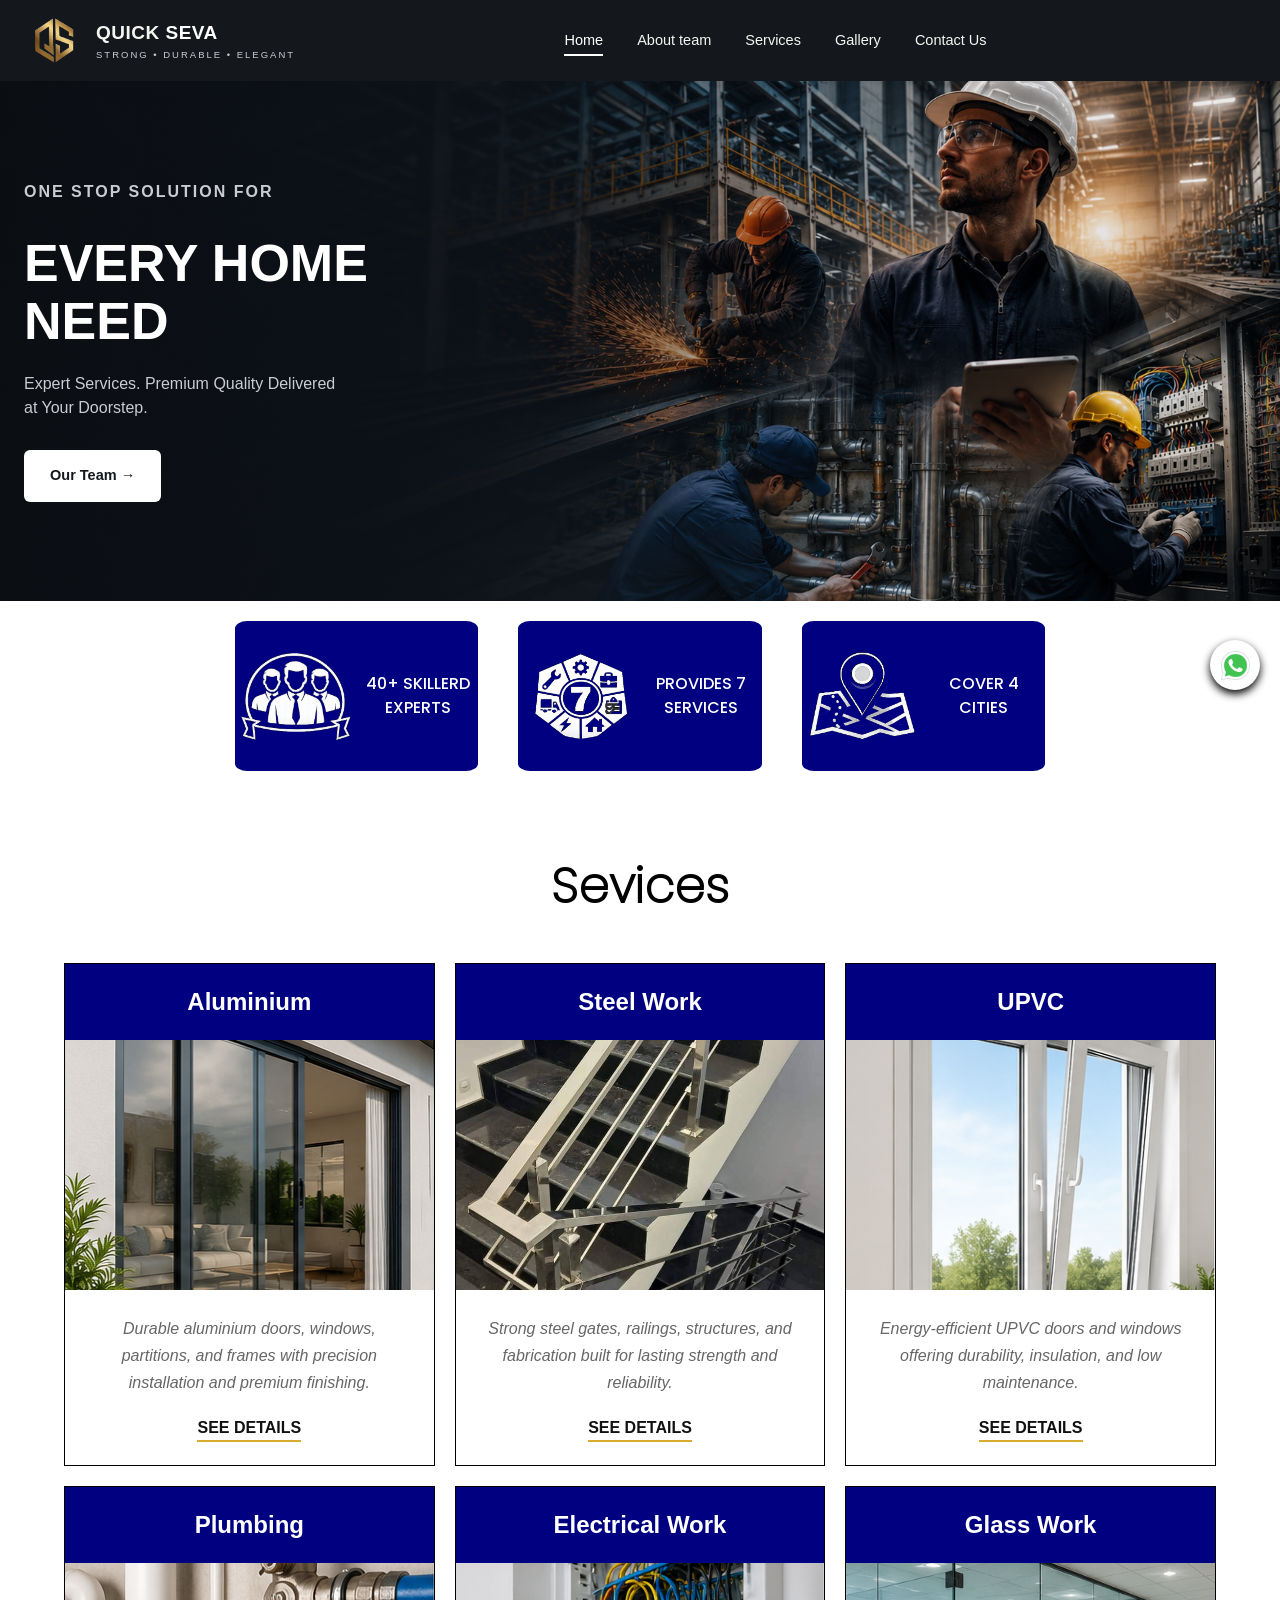
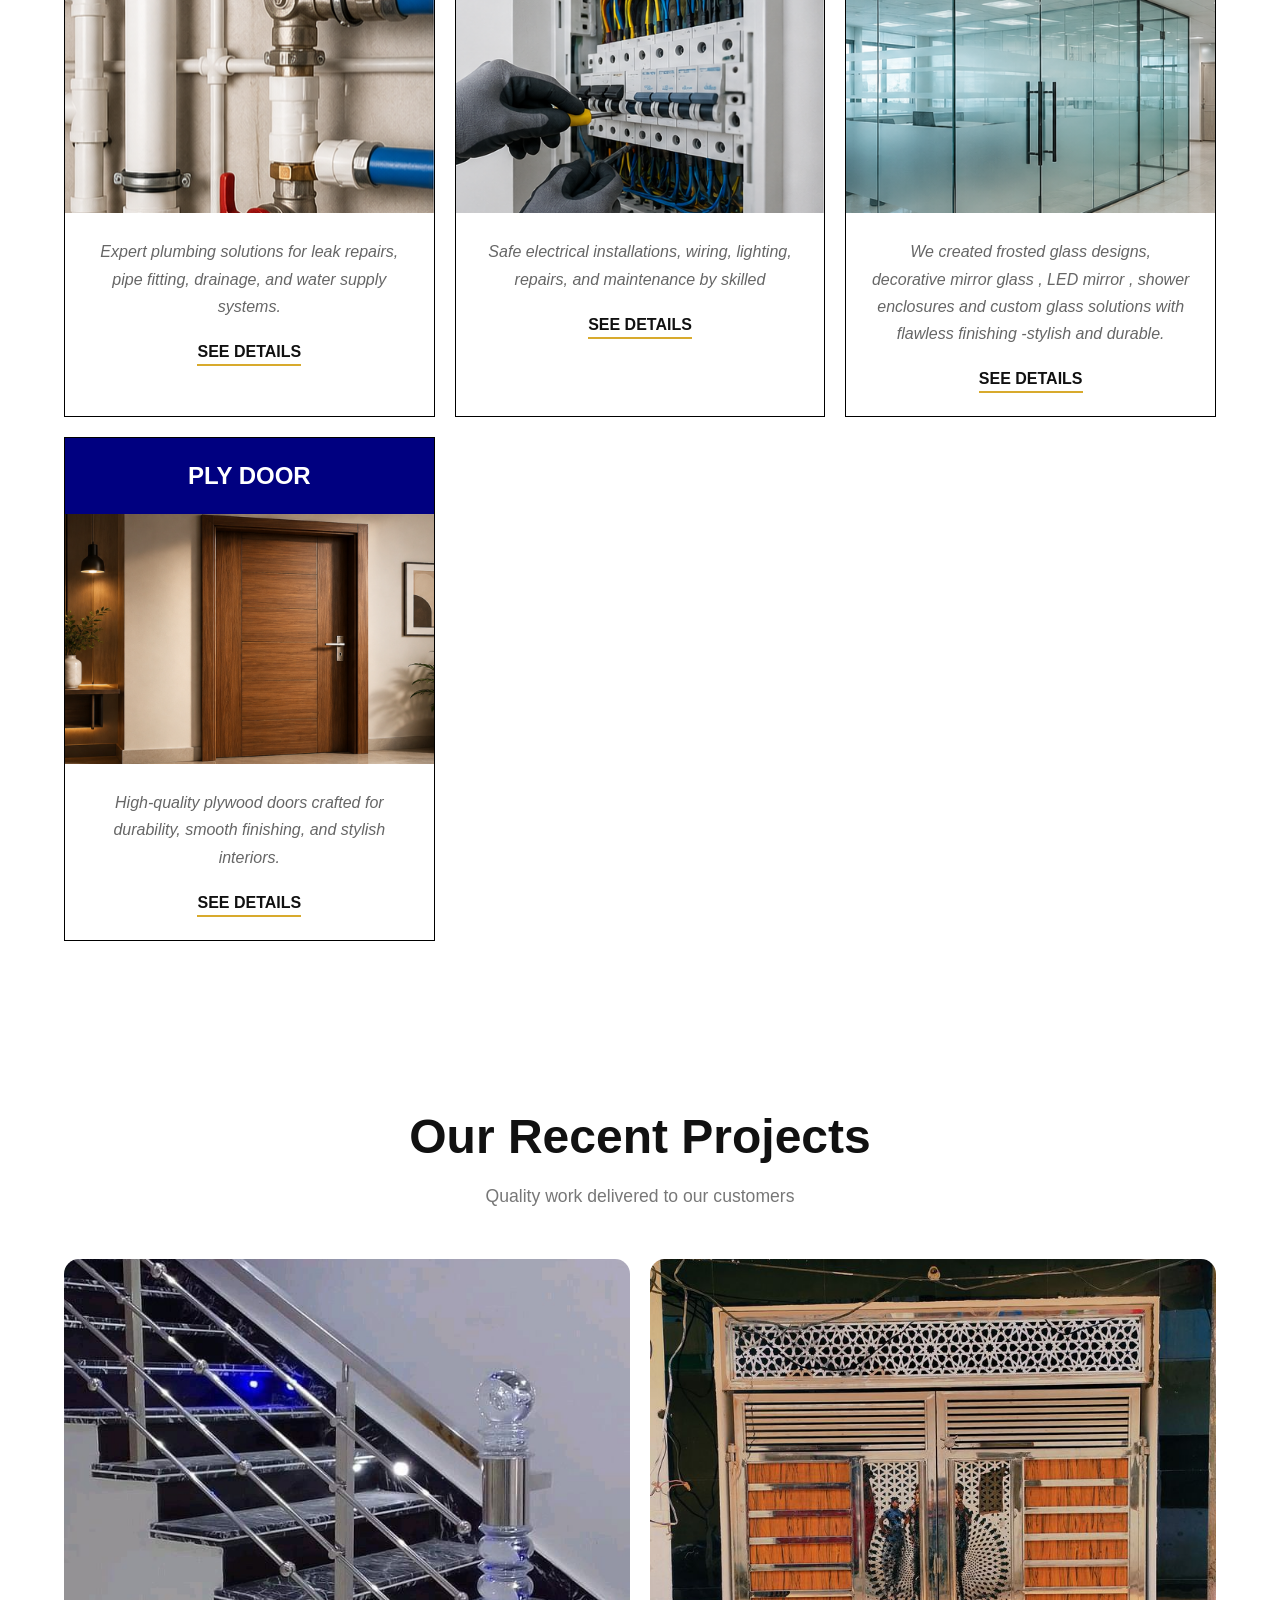
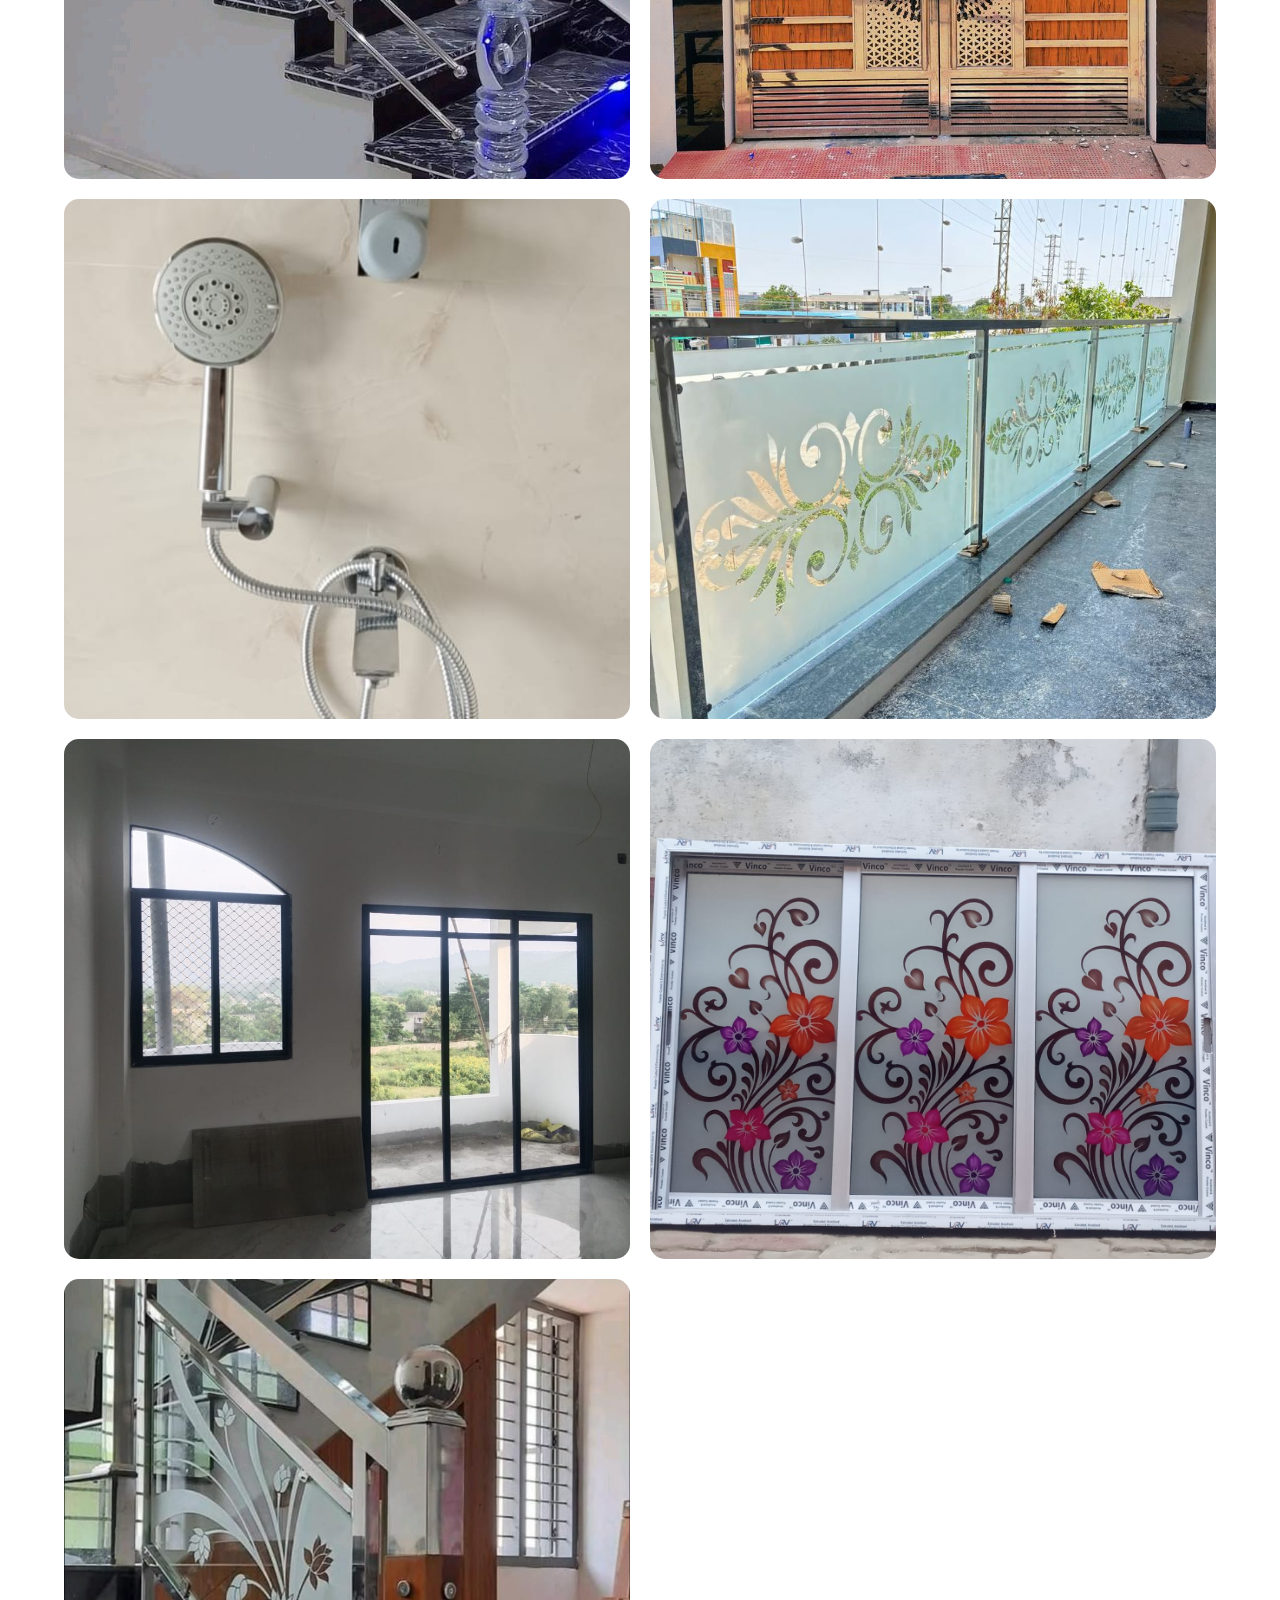
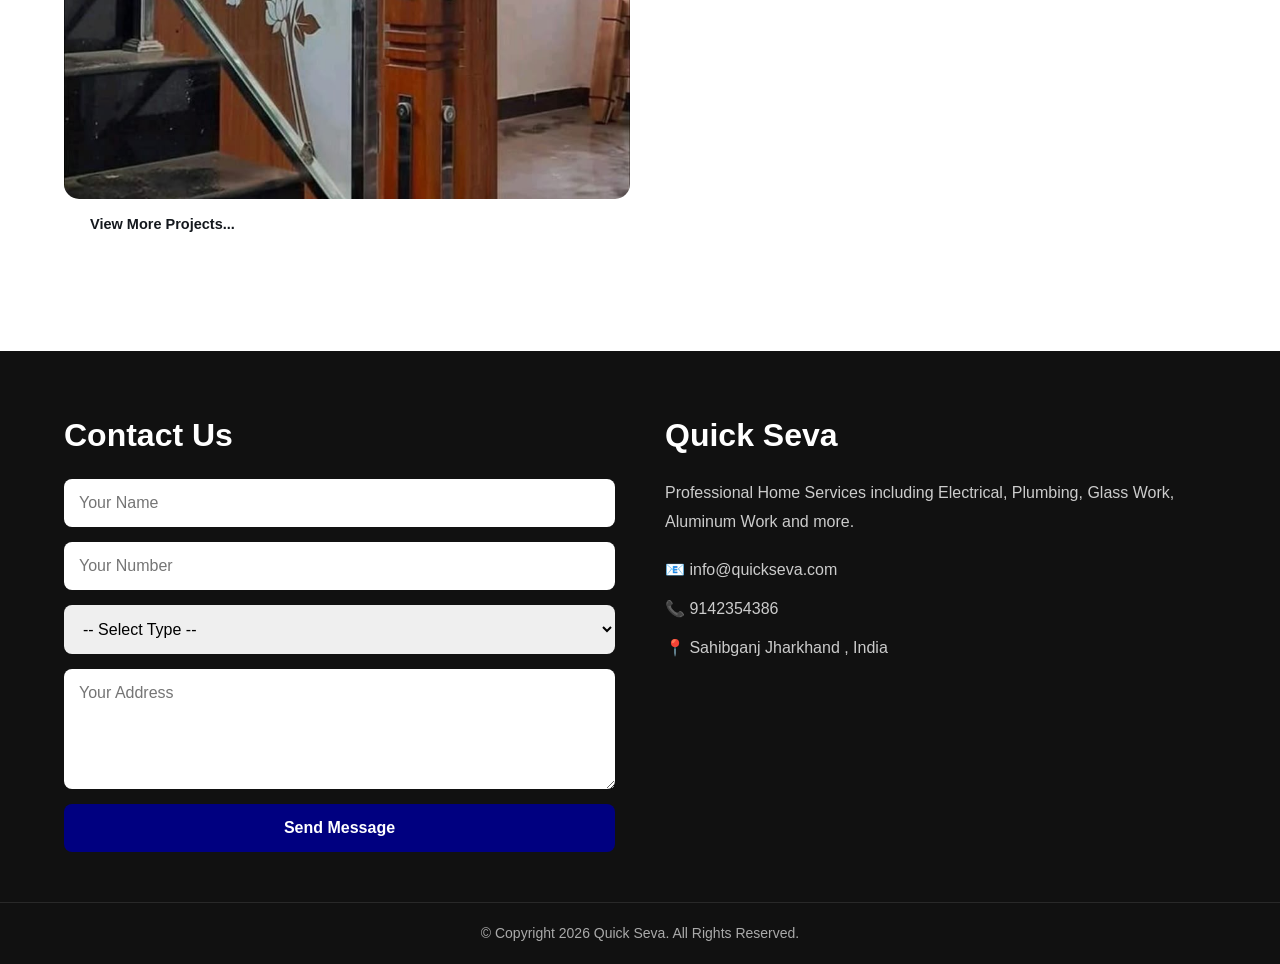
<file: index.html>
<!doctype html>
<html lang="en">
  <head>
    <meta charset="UTF-8" />
    <meta name="viewport" content="width=device-width, initial-scale=1.0" />
    <title>Quick Seva</title>
    <link rel="stylesheet" href="./css/index.css" />
    <link rel="stylesheet" href="./css/sticky.css" />
    <link rel="stylesheet" href="./css/main.css" />
    <link rel="stylesheet" href="./css/about.css" />
    <link rel="stylesheet" href="./css/service.css" />
    <link rel="stylesheet" href="./css/gallery.css" />
    <link rel="stylesheet" href="./css/footer.css" />
    <style>
      :root {
        --dark: #14181d;
        --dark-2: #1c2128;
        --gold: white;
        --gold-light: white;
        --text-light: #f5f5f0;
        --text-muted: #c9ccd1;
        --text-body: #5b5f66;
        --text-heading: #1a1d21;
        --bg-light: #ffffff;
        --border: #e9e8e4;
      }

      * {
        margin: 0;
        padding: 0;
        box-sizing: border-box;
      }

      body {
        font-family: "Segoe UI", Arial, Helvetica, sans-serif;
        color: var(--text-body);
        line-height: 1.5;
        background: var(--bg-light);
      }

      img {
        max-width: 100%;
        display: block;
      }
      a {
        text-decoration: none;
        color: inherit;
      }
      ul {
        list-style: none;
      }

      .container {
        max-width: 1300px;
        margin: 0 auto;
        padding: 0 24px;
      }

      /* ---------- HEADER ---------- */
      header {
        background: var(--dark);
        position: relative;
        z-index: 100;
      }

      .navbar {
        display: flex;
        align-items: center;
        justify-content: space-between;
        padding: 14px 24px;
        max-width: 1300px;
        margin: 0 auto;
      }

      .logo {
        display: flex;
        align-items: center;
        gap: 12px;
      }

      .logo-icon {
        width: 38px;
        height: 38px;
        flex-shrink: 0;
        stroke: var(--text-light);
      }

      .logo-text h1 {
        font-size: 19px;
        font-weight: 700;
        color: var(--text-light);
        letter-spacing: 0.5px;
      }

      .logo-text h1 span {
        color: var(--gold-light);
      }

      .logo-text p {
        font-size: 9.5px;
        letter-spacing: 2px;
        color: var(--text-muted);
        margin-top: 1px;
      }

      .nav-links {
        display: flex;
        align-items: center;
        gap: 34px;
      }

      .nav-links a {
        color: var(--text-light);
        font-size: 14.5px;
        font-weight: 500;
        padding-bottom: 6px;
        border-bottom: 2px solid transparent;
        transition:
          color 0.2s,
          border-color 0.2s;
        white-space: nowrap;
      }

      .nav-links a.active,
      .nav-links a:hover {
        color: var(--gold-light);
        border-bottom-color: var(--gold-light);
      }

      .call-btn {
        display: flex;
        align-items: center;
        gap: 10px;
        background: var(--gold);
        color: var(--dark);
        padding: 10px 18px;
        border-radius: 6px;
        font-size: 13px;
        flex-shrink: 0;
      }

      .call-btn svg {
        width: 20px;
        height: 20px;
        flex-shrink: 0;
      }
      .call-btn .call-text {
        line-height: 1.3;
      }
      .call-btn .call-label {
        font-weight: 600;
        font-size: 13px;
      }
      .call-btn .call-number {
        font-weight: 700;
        font-size: 13px;
      }

      .menu-toggle {
        display: none;
        flex-direction: column;
        justify-content: center;
        gap: 5px;
        background: none;
        border: none;
        cursor: pointer;
        padding: 6px;
      }
      .menu-toggle span {
        width: 24px;
        height: 2px;
        background: var(--text-light);
        display: block;
        transition: 0.3s;
      }

      /* ---------- HERO ---------- */
      .hero {
        position: relative;
        min-height: 520px;
        background:
          linear-gradient(
            90deg,
            rgba(10, 12, 16, 0.88) 0%,
            rgba(10, 12, 16, 0.55) 42%,
            rgba(10, 12, 16, 0.15) 65%,
            rgba(10, 12, 16, 0.05) 100%
          ),
          url("./assets/bg1.png") center/cover no-repeat;
        display: flex;
        align-items: center;
        background-position: center;
        background-size: cover;
      }

      .hero-inner {
        max-width: 1300px;
        margin: 0 auto;
        width: 100%;
        padding: 60px 24px;
      }

      .hero-content {
        max-width: 560px;
      }

      .eyebrow {
        color: var(--gold-light);
        font-size: 13px;
        font-weight: 700;
        letter-spacing: 2px;
        margin-bottom: 16px;
      }

      .hero-content h2 {
        font-size: 52px;
        line-height: 1.12;
        color: #fff;
        font-weight: 800;
        margin-bottom: 22px;
      }

      .hero-content p {
        color: var(--text-muted);
        font-size: 16px;
        max-width: 440px;
        margin-bottom: 30px;
      }

      .btn-primary {
        display: inline-flex;
        align-items: center;
        gap: 10px;
        background: var(--gold);
        color: var(--dark);
        font-weight: 700;
        font-size: 14.5px;
        padding: 15px 26px;
        border-radius: 6px;
        border: none;
        cursor: pointer;
        transition: background 0.2s;
      }
      .btn-primary:hover {
        background: var(--gold-light);
      }

      /* ---------- SERVICES ---------- */
      .services {
        padding: 90px 0 80px;
        text-align: center;
      }

      .section-eyebrow {
        color: var(--gold);
        font-weight: 700;
        font-size: 13px;
        letter-spacing: 2px;
        margin-bottom: 14px;
      }

      .services h2 {
        font-size: 36px;
        color: var(--text-heading);
        font-weight: 800;
        margin-bottom: 16px;
      }

      .services > .container > p {
        max-width: 480px;
        margin: 0 auto 6px;
        color: var(--text-body);
        font-size: 15.5px;
      }

      .divider {
        width: 56px;
        height: 3px;
        background: var(--gold);
        margin: 22px auto 50px;
        border-radius: 2px;
      }

      .services-grid {
        display: grid;
        grid-template-columns: repeat(6, 1fr);
        gap: 22px;
      }

      .service-card {
        background: #fff;
        border: 1px solid var(--border);
        border-radius: 10px;
        overflow: hidden;
        text-align: left;
        transition:
          transform 0.25s,
          box-shadow 0.25s;
      }

      .service-card:hover {
        transform: translateY(-6px);
        box-shadow: 0 16px 30px rgba(0, 0, 0, 0.09);
      }

      .service-card .img-wrap {
        height: 180px;
        overflow: hidden;
      }

      .service-card .img-wrap img {
        width: 100%;
        height: 100%;
        object-fit: cover;
        transition: transform 0.4s;
      }

      .service-card:hover .img-wrap img {
        transform: scale(1.06);
      }

      .service-body {
        padding: 20px 20px 26px;
      }

      .service-icon {
        width: 38px;
        height: 38px;
        border: 1.5px solid var(--gold);
        border-radius: 6px;
        display: flex;
        align-items: center;
        justify-content: center;
        margin-bottom: 14px;
      }

      .service-icon svg {
        width: 18px;
        height: 18px;
        stroke: var(--gold);
      }

      .service-body h3 {
        font-size: 16.5px;
        color: var(--text-heading);
        font-weight: 700;
        margin-bottom: 8px;
      }

      .service-body p {
        font-size: 13.5px;
        color: var(--text-body);
        line-height: 1.55;
      }

      /* ---------- FEATURES BAR ---------- */
      .features {
        background: var(--dark);
        padding: 46px 0;
      }

      .features-grid {
        display: grid;
        grid-template-columns: repeat(4, 1fr);
        gap: 36px;
      }

      .feature {
        display: flex;
        align-items: flex-start;
        gap: 16px;
      }

      .feature-icon {
        width: 44px;
        height: 44px;
        border: 1.5px solid var(--gold);
        border-radius: 50%;
        display: flex;
        align-items: center;
        justify-content: center;
        flex-shrink: 0;
      }

      .feature-icon svg {
        width: 20px;
        height: 20px;
        stroke: var(--gold);
      }

      .feature h4 {
        color: #fff;
        font-size: 13.5px;
        font-weight: 700;
        letter-spacing: 0.5px;
        margin-bottom: 6px;
      }

      .feature p {
        color: var(--text-muted);
        font-size: 12.5px;
        line-height: 1.5;
      }

      /* ---------- RESPONSIVE ---------- */
      @media (max-width: 1080px) {
        .services-grid {
          grid-template-columns: repeat(3, 1fr);
        }
        .features-grid {
          grid-template-columns: repeat(2, 1fr);
        }
        .hero-content h2 {
          font-size: 44px;
        }
      }

      @media (max-width: 860px) {
        .hero {
          background-image: url("./assets/bg.png");
        }
        .nav-links {
          position: absolute;
          top: 100%;
          left: 0;
          right: 0;
          background: var(--dark-2);
          flex-direction: column;
          align-items: flex-start;
          gap: 0;
          max-height: 0;
          overflow: hidden;
          transition: max-height 0.3s ease;
        }
        .nav-links.open {
          max-height: 400px;
        }
       


 .nav-links li {
           display: flex;
          
          height: 20px;
          margin-top: 5px;
          text-align: center;
          justify-content: center;
          border: 1px solid black;
            width: 100%;
          padding: 20px 20px 24px 24px;
          border-bottom: 1px solid rgba(255, 255, 255, 0.06);

         };
        .nav-links a {
          display: flex;

          text-align: center;
          justify-content: center;
         
          width: 100%;
        
          border-bottom: 1px solid rgba(255, 255, 255, 0.06);
        
        }

        .nav-links a.active,
        .nav-links a:hover {
          border-bottom: 1px solid rgba(255, 255, 255, 0.06);
        }
        .menu-toggle {
          display: flex;
        }
        .call-btn .call-text {
          display: none;
        }
        .call-btn {
          padding: 10px;
          border-radius: 50%;
        }
        .call-btn svg {
          width: 20px;
          height: 20px;
        }
      }

      @media (max-width: 640px) {
        .hero {
          min-height: auto;
        }
        .hero-inner {
          padding: 80px 20px 60px;
        }
        .hero-content h2 {
          font-size: 34px;
        }
        .hero-content p {
          font-size: 14.5px;
        }
        .eyebrow {
          font-size: 14px;
        }
        .services {
          padding: 60px 0 60px;
        }
        .services h2 {
          font-size: 28px;
        }
        .services-grid {
          grid-template-columns: 1fr 1fr;
          gap: 16px;
        }
        .service-card .img-wrap {
          height: 140px;
        }
        .service-body {
          padding: 16px;
        }
        .features-grid {
          grid-template-columns: 1fr;
          gap: 24px;
        }
        .container {
          padding: 0 18px;
        }
      }

      @media (max-width: 420px) {
        .services-grid {
          grid-template-columns: 1fr;
        }
        .logo-text h1 {
          font-size: 16px;
        }
        .logo-text p {
          font-size: 8px;
        }
      }
    </style>
  </head>
  <body>
    <a
      href="https://wa.me/919142354386?text=Hello%20QuickSeva!%20I%20need%20home%20repair%20service."
      class="sticky"
      id="whatsapp"
    >
      <img src="./assets/icons/whatsapp.png" alt="" />
    </a>
   

    <!--main------------------------------------>
    <!--main------------------------------------>
    <header>
      <nav class="navbar">
        <div class="logo">
          <img style="width: 60px" src="./assets/logo.png" alt="" />
          <div class="logo-text">
            <h1>QUICK <span>SEVA</span></h1>
            <p>STRONG • DURABLE • ELEGANT</p>
          </div>
        </div>

        <ul class="nav-links" id="navLinks">
          <li><a href="#" class="active">Home</a></li>
          <li><a href="./worker_profile.html">About team</a></li>
          <li><a href="#service">Services</a></li>
          <li><a href="./gallery.html">Gallery</a></li>
          <li><a href="#footer">Contact Us</a></li>
        </ul>

        <div style="display: flex; align-items: center; gap: 14px">
          <button class="menu-toggle" id="menuToggle" aria-label="Toggle menu">
            <span></span><span></span><span></span>
          </button>
        </div>
      </nav>
    </header>

    <section class="hero">
      <div class="hero-inner">
        <div class="hero-content">
          <p class="eyebrow">ONE STOP SOLUTION FOR</p>
          <h2>EVERY HOME<br />NEED</h2>
          <p>Expert Services. Premium Quality Delivered </br> at Your Doorstep.</p>
          <a href="./worker_profile.html" class="btn-primary">Our Team →</a>
        </div>
      </div>
    </section>

    <!--about------------------------------------>
    <!--about------------------------------------>
    <div id="about">
      <div id="about-container">
        <div class="about-container-box">
          <div class="about-container-box-img">
            <img src="./assets/about/mens.png" alt="" />
          </div>
          <div class="about-container-box-p"><p>40+ SKILLERD EXPERTS</p></div>
        </div>
        <div class="about-container-box">
          <div class="about-container-box-img">
            <img src="./assets/about/services.png" alt="" />
          </div>
          <div class="about-container-box-p"><p>PROVIDES 7 SERVICES</p></div>
        </div>
        <div class="about-container-box">
          <div class="about-container-box-img">
            <img src="./assets/about/location.png" alt="" />
          </div>
          <div class="about-container-box-p"><p>COVER 4 CITIES</p></div>
        </div>
      </div>
    </div>
    <!--service------------------------------------>
    <!--service------------------------------------>
    <section id="service" class="classes">
      <h1>Sevices</h1>

      <div class="class-container">
        <div class="card">
          <div class="card-header">
            <h3>Aluminium</h3>
          </div>
          <img src="./assets/service/1.png" alt="" />
          <div class="card-content">
            <p>
               Durable aluminium doors, windows, partitions, and frames with precision installation and premium finishing.
            </p>
            <a href="./service/service1.html">SEE DETAILS</a>
          </div>
        </div>

        <div class="card">
          <div class="card-header">
            <h3>Steel Work</h3>
          </div>
          <img src="./assets/service/2.png" alt="" />
          <div class="card-content">
            <p>
            Strong steel gates, railings, structures, and fabrication built for lasting strength and reliability.
            </p>
            <a href="./service/service2.html">SEE DETAILS</a>

          </div>
        </div>

        <div class="card">
          <div class="card-header">
            <h3>UPVC</h3>
          </div>
          <img src="./assets/service/3.png" alt="" />
          <div class="card-content">
            <p>
              Energy-efficient UPVC doors and windows offering durability, insulation, and low maintenance.
            </p>
            <a href="./service/service3.html">SEE DETAILS</a>
          
          </div>
        </div>

        <div class="card">
          <div class="card-header">
            <h3>Plumbing</h3>
          </div>
          <img src="./assets/service/4.png" alt="" />
          <div class="card-content">
            <p>
              Expert plumbing solutions for leak repairs, pipe fitting, drainage, and water supply systems.

            </p>
            
            <a href="./service/service4.html">SEE DETAILS</a>

          </div>
        </div>

        <div class="card">
          <div class="card-header">
            <h3>Electrical Work</h3>
          </div>
          <img src="./assets/service/5.png" alt="" />
          <div class="card-content">
            <p>
              Safe electrical installations, wiring, lighting, repairs, and maintenance by skilled
            </p>
        
            <a href="./service/service5.html">SEE DETAILS</a>
          
          </div>
        </div>

        <div class="card">
          <div class="card-header">
            <h3>Glass Work</h3>
          </div>
          <img src="./assets/service/6.png" alt="" />
          <div class="card-content">
            <p>
              We created frosted glass designs, decorative mirror glass , LED mirror , shower enclosures and custom glass solutions with flawless finishing -stylish and durable.            </p>
            <a href="./service/service6.html">SEE DETAILS</a>
        
          </div>
        </div>

        <div class="card">
          <div class="card-header">
            <h3>PLY DOOR</h3>
          </div>
          <img src="./assets/service/7ply.png" alt="" />
          <div class="card-content">
            <p>
              High-quality plywood doors crafted for durability, smooth finishing, and stylish interiors.
            </p>
            <a href="./service/service7.html">SEE DETAILS</a>
            
          </div>
        </div>
      </div>
    </section>
    <!--gallery------------------------------------>
    <!--gallery------------------------------------>
    <section class="gallery" id="gallery">
      <div class="section-title">
        <h2>Our Recent Projects</h2>
        <p>Quality work delivered to our customers</p>
      </div>

      <div class="gallery-grid">
        <div class="gallery-item large">
          <img src="./assets/gallery/1.jpg" alt="" />
        </div>

        <div class="gallery-item large">
          <img src="./assets/gallery/2.jpg" alt="" />
        </div>

        <div class="gallery-item large">
          <img src="./assets/gallery/3.jpg" alt="" />
        </div>

        <div class="gallery-item large">
          <img src="./assets/gallery/4.jpg" alt="" />
        </div>

        <div class="gallery-item large">
          <img src="./assets/gallery/5.jpg" alt="" />
        </div>

        <div class="gallery-item large">
          <img src="./assets/gallery/6.jpg" alt="" />
        </div>

        <div class="gallery-item large">
          <img src="./assets/gallery/7.jpg" alt="" />
        </div>
      </div>
       <div class="projects-cta">
          <a href="./gallery.html" class="btn btn-primary">View More Projects...</a>
        </div>
    </section>
    <!--footer------------------------------------>
    <!--footer------------------------------------>
    <footer class="footer" id="footer">
      <div class="footer-container">
        <!-- Contact Form -->
        <div class="footer-form">
          <h2>Contact Us</h2>

          <form id="contactForm">
            <input id="name" type="text" placeholder="Your Name" required />

            <input
              id="number"
              type="number"
              placeholder="Your Number"
              required
            />
        <select id="worktype"    name="worktype" required>
            <option value="null">-- Select Type --</option>
            <option value="Aluminium">Aluminium</option>
            <option value="Steel">Steel</option>
            <option value="UPVC">UPVC</option>
            <option value="Plubing">Plumbing</option>
            <option value="Electric">Electric</option>
            <option value="Glass Etching">Glass Etching</option>
            <option value="PLY Door">PLY Door</option>
        </select>
    
            <textarea
              id="address"
              placeholder="Your Address"
              rows="5"
              required
            ></textarea>

            <button type="submit">Send Message</button>
          </form>
        </div>

        <!-- Company Info -->
        <div class="footer-info">
          <h2>Quick Seva</h2>

          <p>
            Professional Home Services including Electrical, Plumbing, Glass
            Work, Aluminum Work and more.
          </p>

          <div class="contact-details">
            <p>📧 info@quickseva.com</p>
            <p>📞 9142354386</p>
            <p>📍 Sahibganj Jharkhand , India</p>
          </div>
        </div>
      </div>

      <!-- Copyright -->
      <div class="copyright">
        © Copyright 2026 Quick Seva. All Rights Reserved.
      </div>
    </footer>
  </body>
  <!-- script--------------------- -->
  <!-- script--------------------- -->
  <script>
    document
      .getElementById("contactForm")
      .addEventListener("submit", function (e) {
        e.preventDefault();

        let name = document.getElementById("name").value;
        let email = document.getElementById("number").value;
        let message = document.getElementById("address").value;
        let worktype = document.getElementById("worktype").value;

        let text = `*NAME*: ${name} ,
*NUMBER* : ${email} ,

 *ADDRESS* : ${message}
 *TYPE* : ${worktype}`;
 

        let whatsappURL = `https://wa.me/9142354386?text=${encodeURIComponent(text)}`;

        window.open(whatsappURL, "_blank");
      });
  </script>
  <script>
    const toggle = document.getElementById("menuToggle");
    const navLinks = document.getElementById("navLinks");
    toggle.addEventListener("click", () => {
      navLinks.classList.toggle("open");
    });
    navLinks.querySelectorAll("a").forEach((a) => {
      a.addEventListener("click", () => navLinks.classList.remove("open"));
    });
  </script>
</html>
</file>
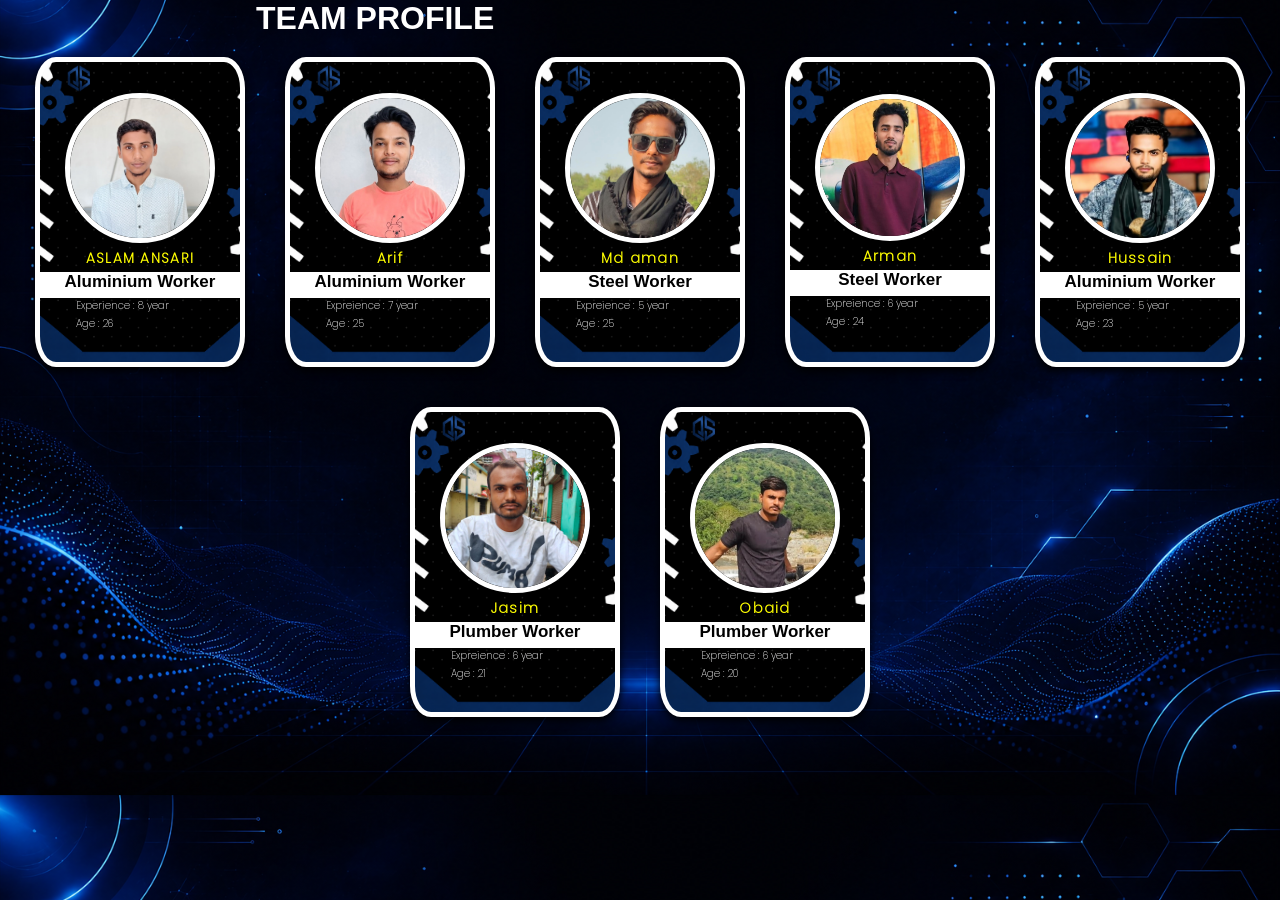
<file: worker_profile.html>
<!doctype html>
<html lang="en">
  <head>
    <meta charset="UTF-8" />
    <meta name="viewport" content="width=device-width, initial-scale=1.0" />
    <title>Profile</title>
    <link rel="stylesheet" href="./css/worker_profile.css" />
  </head>
  <body>
    <h1
      style="
        color: white;
        font-family: &quot;Segoe UI&quot;, Tahoma, Geneva, Verdana, sans-serif;
        margin-left: 20%;
      "
    >
      TEAM PROFILE
    </h1>
    <div class="body">
      <div class="worker-section-card">
        <img src="./assets/worker/1.jpg" alt="" />

        <p class="name">ASLAM ANSARI</p>
        <p class="work-type">Aluminium Worker</p>
        <p class="ex">Experience : 8 year</p>
        <p class="age">Age : 26</p>
      </div>

      <div class="worker-section-card">
        <img src="./assets/worker/2.jpg" alt="" />

        <p class="name">Arif</p>
        <p class="work-type">Aluminium Worker</p>
        <p class="ex">Expreience : 7 year</p>
        <p class="age">Age : 25</p>
      </div>

      <div class="worker-section-card">
        <img src="./assets/worker/3.jpg" alt="" />
        <p class="name"> Md aman</p>
        <p class="work-type">Steel Worker</p>
        <p class="ex">Expreience : 5 year</p>
        <p class="age">Age : 25</p>
      </div>

      <div class="worker-section-card">
        <img src="./assets/worker/4.jpg" alt="" />
        <p class="name">Arman</p>
        <p class="work-type">Steel Worker</p>
        <p class="ex">Expreience : 6 year</p>
        <p class="age">Age : 24</p>
      </div>

      <div class="worker-section-card">
        <img src="./assets/worker/5.jpeg" alt="" />
        <p class="name">Hussain</p>
        <p class="work-type">Aluminium Worker</p>
        <p class="ex">Expreience : 5 year</p>
        <p class="age">Age : 23</p>
      </div>

      <div class="worker-section-card">
        <img src="./assets/worker/6.jpeg" alt="" />
        <p class="name">Jasim</p>
        <p class="work-type">Plumber Worker</p>
        <p class="ex">Expreience : 6 year</p>
        <p class="age">Age : 21</p>
      </div>

      <div class="worker-section-card">
        <img src="./assets/worker/7.jpeg" alt="" />
        <p class="name">Obaid </p>
        <p class="work-type">Plumber Worker</p>
        <p class="ex">Expreience : 6 year</p>
        <p class="age">Age : 20</p>
      </div>

    </div>
  </body>
</html>
</file>
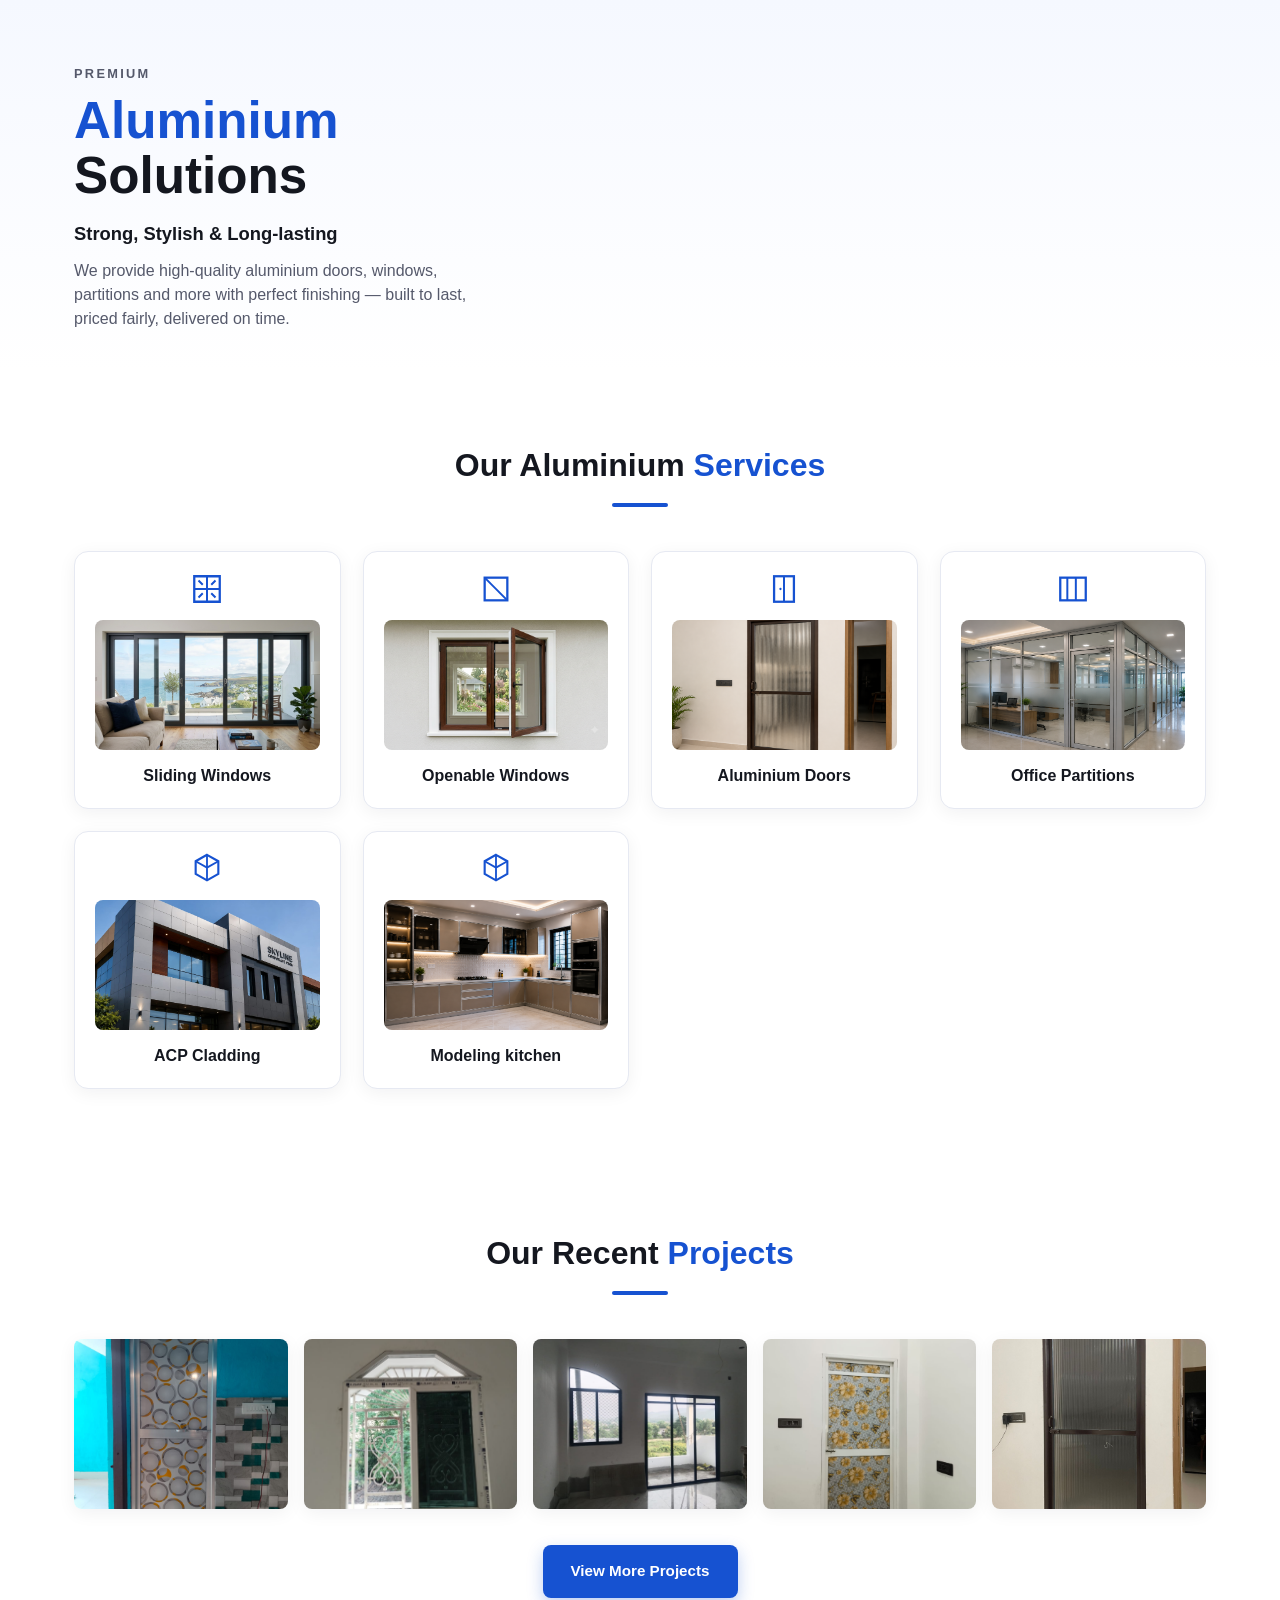
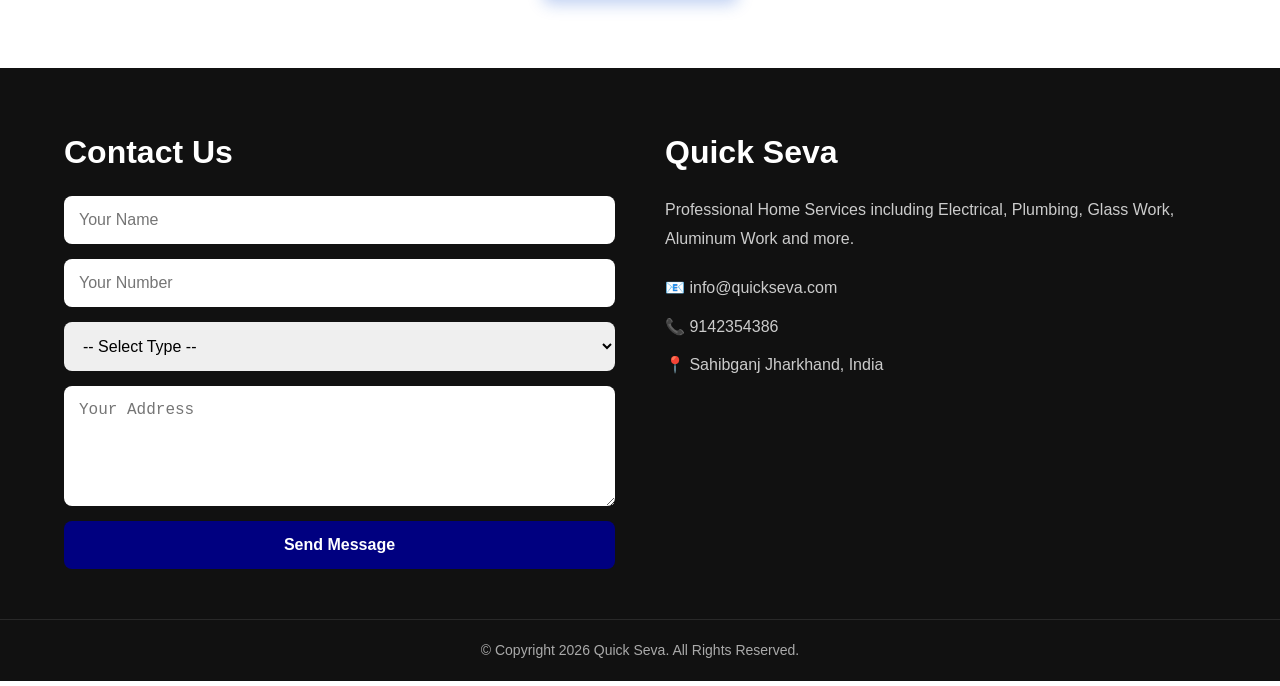
<file: service/service1.html>
<!doctype html>
<html lang="en">
  <head>
    <meta charset="UTF-8" />
    <meta name="viewport" content="width=device-width, initial-scale=1.0" />
    <title>QuickSeva — Premium Aluminium Solutions</title>
    <link rel="stylesheet" href="./service_css/service1.css" />
    <link rel="stylesheet" href="../css/footer.css" />
  </head>
  <body>
    <!-- ============================================================
     REUSABLE TEMPLATE NOTES
     This page is built so it can be re-skinned for other trades
     (steel fabrication, plumbing, ply/door work, etc.) by:
       1. Editing the CSS variables at the top of styles.css
          (--primary, --primary-dark, --accent, fonts...)
       2. Swapping the text below (business name, service names,
          service icons/images, "why choose us" points)
       3. Swapping image URLs (hero + service + project photos)
     The HTML structure, grid, spacing and responsive rules do
     NOT need to change between niches.
     ============================================================ -->

    <!-- ============ HERO ============ -->
    <section class="hero">
      <div class="container hero-inner">
        <div class="hero-copy">
          <p class="eyebrow">Premium</p>
          <h1>
            <span class="accent-text">Aluminium</span>
            <span class="dark-text">Solutions</span>
          </h1>
          <p class="hero-sub">Strong, Stylish &amp; Long-lasting</p>
          <p class="hero-desc">
            We provide high-quality aluminium doors, windows, partitions and
            more with perfect finishing — built to last, priced fairly,
            delivered on time.
          </p>
        </div>
      </div>
    </section>

    <!-- ============ SERVICES ============ -->
    <section class="services" id="services">
      <div class="container">
        <h2 class="section-title">
          Our Aluminium <span class="accent-text">Services</span>
        </h2>
        <div class="title-underline"></div>

        <div class="services-grid">
          <article class="service-card">
            <div class="service-icon">
              <svg viewBox="0 0 24 24">
                <path
                  d="M3 3h18v18H3z"
                  fill="none"
                  stroke="currentColor"
                  stroke-width="1.6"
                />
                <path
                  d="M12 3v18M3 12h18M6 6l3 3M18 6l-3 3M6 18l3-3M18 18l-3-3"
                  stroke="currentColor"
                  stroke-width="1.4"
                  fill="none"
                />
              </svg>
            </div>
            <img
              class="service-photo"
              src="../assets/service/service1/sliding window.png"
              alt="Sliding windows"
            />
            <h3>Sliding Windows</h3>
          </article>

          <article class="service-card">
            <div class="service-icon">
              <svg viewBox="0 0 24 24">
                <rect
                  x="4"
                  y="4"
                  width="16"
                  height="16"
                  fill="none"
                  stroke="currentColor"
                  stroke-width="1.6"
                />
                <path d="M4 4l16 16" stroke="currentColor" stroke-width="1.4" />
              </svg>
            </div>
            <img
              class="service-photo"
              src="../assets/service/service1/aluminium openable window.png"
              alt="Openable windows"
            />
            <h3>Openable Windows</h3>
          </article>

          <article class="service-card">
            <div class="service-icon">
              <svg viewBox="0 0 24 24">
                <rect
                  x="5"
                  y="3"
                  width="14"
                  height="18"
                  fill="none"
                  stroke="currentColor"
                  stroke-width="1.6"
                />
                <path d="M12 3v18" stroke="currentColor" stroke-width="1.4" />
                <circle cx="9.5" cy="12" r="0.8" fill="currentColor" />
              </svg>
            </div>
            <img
              class="service-photo"
              src="../assets/service/service1/aluminium door.png"
              alt="Sliding doors"
            />
            <h3>Aluminium Doors</h3>
          </article>

          <article class="service-card">
            <div class="service-icon">
              <svg viewBox="0 0 24 24">
                <rect
                  x="3"
                  y="4"
                  width="18"
                  height="16"
                  fill="none"
                  stroke="currentColor"
                  stroke-width="1.6"
                />
                <path
                  d="M8 4v16M14 4v16"
                  stroke="currentColor"
                  stroke-width="1.4"
                />
              </svg>
            </div>
            <img
              class="service-photo"
              src="../assets/service/service1/offcial partition.png"
              alt="Office partitions"
            />
            <h3>Office Partitions</h3>
          </article>



          <article class="service-card">
            <div class="service-icon">
              <svg viewBox="0 0 24 24">
                <path
                  d="M12 2l8 4.5v9L12 20l-8-4.5v-9L12 2z"
                  fill="none"
                  stroke="currentColor"
                  stroke-width="1.5"
                />
                <path
                  d="M12 2v18M4 6.5l8 4.5 8-4.5"
                  stroke="currentColor"
                  stroke-width="1.3"
                  fill="none"
                />
              </svg>
            </div>
            <img
              class="service-photo"
              src="../assets/service/service1/acp.jpeg"
              alt="ACP cladding building"
            />
            <h3>ACP Cladding</h3>
          </article>

          <article class="service-card">
            <div class="service-icon">
              <svg viewBox="0 0 24 24">
                <path
                  d="M12 2l8 4.5v9L12 20l-8-4.5v-9L12 2z"
                  fill="none"
                  stroke="currentColor"
                  stroke-width="1.5"
                />
                <path
                  d="M12 2v18M4 6.5l8 4.5 8-4.5"
                  stroke="currentColor"
                  stroke-width="1.3"
                  fill="none"
                />
              </svg>
            </div>
            <img
              class="service-photo"
              src="../assets/service/service1/modeling kitenchen.png"
              alt="ACP cladding building"
            />
            <h3>Modeling kitchen</h3>
          </article>

         

          
        </div>
      </div>
    </section>

    <!-- ============ RECENT PROJECTS ============ -->
    <section class="projects" id="projects">
      <div class="container">
        <h2 class="section-title">
          Our Recent <span class="accent-text">Projects</span>
        </h2>
        <div class="title-underline"></div>

        <div class="projects-grid">
          <img
            src="../assets/gallery/29.jpg"
            alt="Project 1"
          />
          <img
            src="../assets/gallery/27.jpg"
            alt="Project 2"
          />
          <img
            src="../assets/gallery/5.jpg"
            alt="Project 3"
          />
          <img
            src="../assets/gallery/14.jpg"
            alt="Project 4"
          />
          <img
            src="../assets/gallery/36.jpg"
            alt="Project 4"
          />
         
        </div>

        <div class="projects-cta">
          <a href="../gallery.html" class="btn btn-primary">View More Projects</a>
        </div>
      </div>
    </section>

     <!--footer------------------------------------>
    <!--footer------------------------------------>
   
       <!--footer------------------------------------>
    <!--footer------------------------------------>
    <footer class="footer" id="footer">
      <div class="footer-container">
        <!-- Contact Form -->
        <div class="footer-form">
          <h2>Contact Us</h2>

          <form id="contactForm">
            <input id="name" type="text" placeholder="Your Name" required />

            <input
              id="number"
              type="number"
              placeholder="Your Number"
              required
            />
        <select id="worktype"    name="worktype" required>
            <option value="null">-- Select Type --</option>
            <option value="Aluminium">Aluminium</option>
            <option value="Steel">Steel</option>
            <option value="UPVC">UPVC</option>
            <option value="Plubing">Plumbing</option>
            <option value="Electric">Electric</option>
            <option value="Glass Etching">Glass Etching</option>
            <option value="PLY Door">PLY Door</option>
        </select>
    
            <textarea
              id="address"
              placeholder="Your Address"
              rows="5"
              required
            ></textarea>

            <button type="submit">Send Message</button>
          </form>
        </div>

        <!-- Company Info -->
        <div class="footer-info">
          <h2>Quick Seva</h2>

          <p>
            Professional Home Services including Electrical, Plumbing, Glass
            Work, Aluminum Work and more.
          </p>

          <div class="contact-details">
            <p>📧 info@quickseva.com</p>
            <p>📞 9142354386</p>
            <p>📍 Sahibganj Jharkhand, India</p>
          </div>
        </div>
      </div>

      <!-- Copyright -->
      <div class="copyright">
        © Copyright 2026 Quick Seva. All Rights Reserved.
      </div>
    </footer>
  </body>
  <!-- script--------------------- -->
  <!-- script--------------------- -->
  <script>
    document
      .getElementById("contactForm")
      .addEventListener("submit", function (e) {
        e.preventDefault();

        let name = document.getElementById("name").value;
        let email = document.getElementById("number").value;
        let message = document.getElementById("address").value;
        let worktype = document.getElementById("worktype").value;

       let text = `*NAME*: ${name} ,
*NUMBER* : ${email} ,

 *ADDRESS* : ${message}
 *TYPE* : ${worktype}`;
 

        let whatsappURL = `https://wa.me/9142354386?text=${encodeURIComponent(text)}`;

        window.open(whatsappURL, "_blank");
      });
  </script>
  <script>
    const toggle = document.getElementById("menuToggle");
    const navLinks = document.getElementById("navLinks");
    toggle.addEventListener("click", () => {
      navLinks.classList.toggle("open");
    });
    navLinks.querySelectorAll("a").forEach((a) => {
      a.addEventListener("click", () => navLinks.classList.remove("open"));
    });
  </script>
  </body>
</html>
</file>
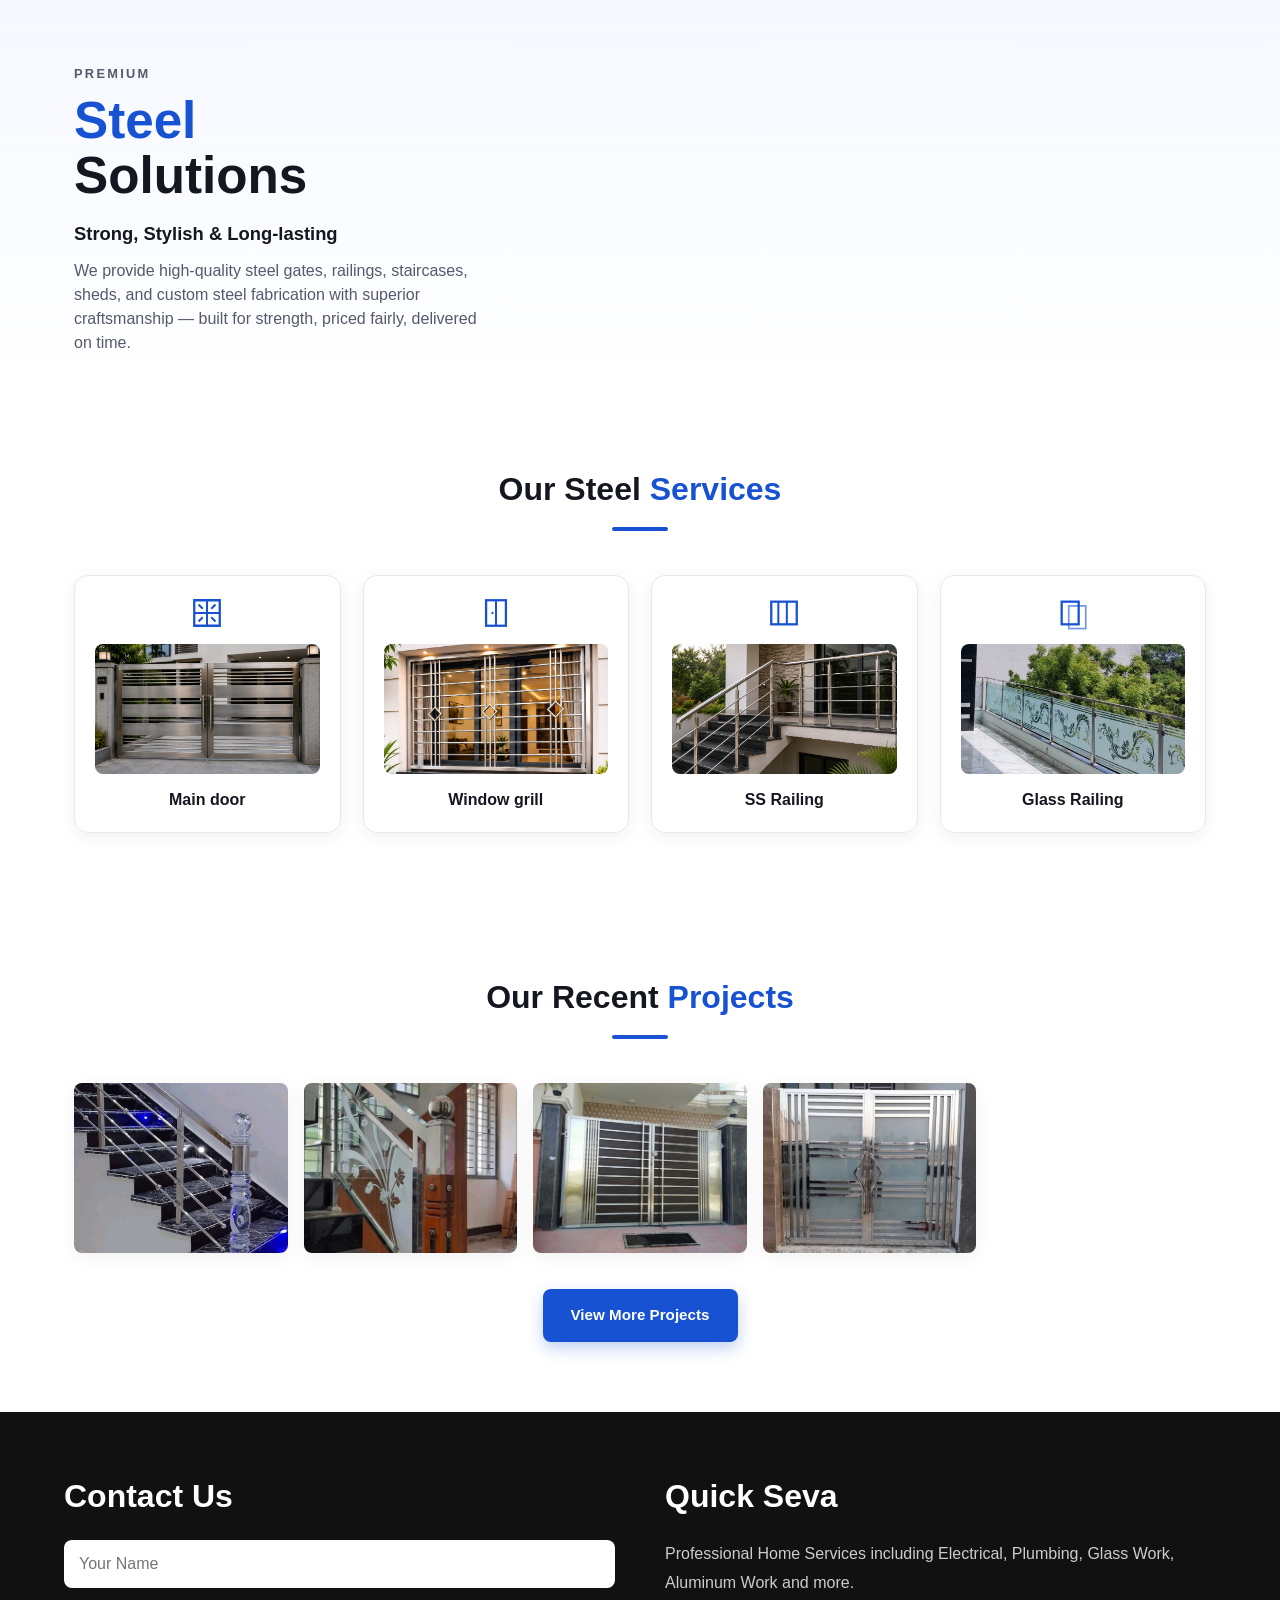
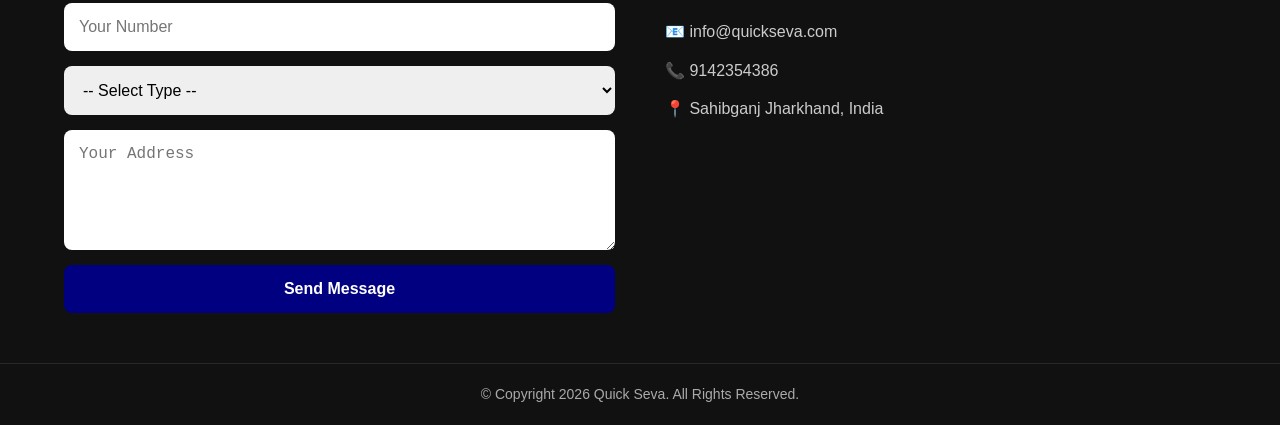
<file: service/service2.html>
<!doctype html>
<html lang="en">
  <head>
    <meta charset="UTF-8" />
    <meta name="viewport" content="width=device-width, initial-scale=1.0" />
    <title>QuickSeva — Premium Steel Solutions</title>
    <link rel="stylesheet" href="./service_css/service1.css" />
    <link rel="stylesheet" href="../css/footer.css" />
  </head>
  <body>
    <!-- ============================================================
     REUSABLE TEMPLATE NOTES
     This page is built so it can be re-skinned for other trades
     (steel fabrication, plumbing, ply/door work, etc.) by:
       1. Editing the CSS variables at the top of styles.css
          (--primary, --primary-dark, --accent, fonts...)
       2. Swapping the text below (business name, service names,
          service icons/images, "why choose us" points)
       3. Swapping image URLs (hero + service + project photos)
     The HTML structure, grid, spacing and responsive rules do
     NOT need to change between niches.
     ============================================================ -->

    <!-- ============ HERO ============ -->
    <section class="hero">
      <div class="container hero-inner">
        <div class="hero-copy">
          <p class="eyebrow">Premium</p>
          <h1>
            <span class="accent-text">Steel</span>
            <span class="dark-text">Solutions</span>
          </h1>
          <p class="hero-sub">Strong, Stylish &amp; Long-lasting</p>
          <p class="hero-desc">
            We provide high-quality steel gates, railings, staircases, sheds, and custom steel fabrication with superior craftsmanship — built for strength, priced fairly, delivered on time.
          </p>
        </div>
      </div>
    </section>

    <!-- ============ SERVICES ============ -->
    <section class="services" id="services">
      <div class="container">
        <h2 class="section-title">
          Our Steel <span class="accent-text">Services</span>
        </h2>
        <div class="title-underline"></div>

        <div class="services-grid">
          <article class="service-card">
            <div class="service-icon">
              <svg viewBox="0 0 24 24">
                <path
                  d="M3 3h18v18H3z"
                  fill="none"
                  stroke="currentColor"
                  stroke-width="1.6"
                />
                <path
                  d="M12 3v18M3 12h18M6 6l3 3M18 6l-3 3M6 18l3-3M18 18l-3-3"
                  stroke="currentColor"
                  stroke-width="1.4"
                  fill="none"
                />
              </svg>
            </div>
            <img
              class="service-photo"
              src="../assets/service/service2/main door.png"
              alt="Sliding windows"
            />
            <h3>Main door</h3>
          </article>

          <article class="service-card">
            <div class="service-icon">
              <svg viewBox="0 0 24 24">
                <rect
                  x="5"
                  y="3"
                  width="14"
                  height="18"
                  fill="none"
                  stroke="currentColor"
                  stroke-width="1.6"
                />
                <path d="M12 3v18" stroke="currentColor" stroke-width="1.4" />
                <circle cx="9.5" cy="12" r="0.8" fill="currentColor" />
              </svg>
            </div>
            <img
              class="service-photo"
              src="../assets/service/service2/window.png"
              alt="Sliding doors"
            />
            <h3>Window grill</h3>
          </article>

          <article class="service-card">
            <div class="service-icon">
              <svg viewBox="0 0 24 24">
                <rect
                  x="3"
                  y="4"
                  width="18"
                  height="16"
                  fill="none"
                  stroke="currentColor"
                  stroke-width="1.6"
                />
                <path
                  d="M8 4v16M14 4v16"
                  stroke="currentColor"
                  stroke-width="1.4"
                />
              </svg>
            </div>
            <img
              class="service-photo"
              src="../assets/service/service2/steel railing.png"
              alt="Office partitions"
            />
            <h3> SS Railing</h3>
          </article>

          <article class="service-card">
            <div class="service-icon">
              <svg viewBox="0 0 24 24">
                <rect
                  x="4"
                  y="4"
                  width="12"
                  height="16"
                  fill="none"
                  stroke="currentColor"
                  stroke-width="1.6"
                />
                <rect
                  x="9"
                  y="7"
                  width="12"
                  height="16"
                  fill="none"
                  stroke="currentColor"
                  stroke-width="1.2"
                  opacity="0.6"
                />
              </svg>
            </div>
            <img
              class="service-photo"
              src="../assets/service/service2/glass railing.jpeg"
              alt="Glass work"
            />
            <h3>Glass Railing</h3>
          </article>

         


       

         
        </div>
      </div>
    </section>

    <!-- ============ RECENT PROJECTS ============ -->
    <section class="projects" id="projects">
      <div class="container">
        <h2 class="section-title">
          Our Recent <span class="accent-text">Projects</span>
        </h2>
        <div class="title-underline"></div>

        <div class="projects-grid">
          <img
            src="../assets/gallery/1.jpg"
            alt="Project 1"
          />
          <img
            src="../assets/gallery/7.jpg"
            alt="Project 1"
          />
          <img
            src="../assets/gallery/13.jpg"
            alt="Project 1"
          />
         
          <img
            src="../assets/gallery/10.jpg"
            alt="Project 1"
          />
         
        </div>

        <div class="projects-cta">
          <a href="../gallery.html" class="btn btn-primary">View More Projects</a>
        </div>
      </div>
    </section>

     <!--footer------------------------------------>
    <!--footer------------------------------------>
   <!--footer------------------------------------>
    <!--footer------------------------------------>
    <footer class="footer" id="footer">
      <div class="footer-container">
        <!-- Contact Form -->
        <div class="footer-form">
          <h2>Contact Us</h2>

          <form id="contactForm">
            <input id="name" type="text" placeholder="Your Name" required />

            <input
              id="number"
              type="number"
              placeholder="Your Number"
              required
            />
        <select id="worktype"    name="worktype" required>
            <option value="null">-- Select Type --</option>
            <option value="Aluminium">Aluminium</option>
            <option value="Steel">Steel</option>
            <option value="UPVC">UPVC</option>
            <option value="Plubing">Plumbing</option>
            <option value="Electric">Electric</option>
            <option value="Glass Etching">Glass Etching</option>
            <option value="PLY Door">PLY Door</option>
        </select>
    
            <textarea
              id="address"
              placeholder="Your Address"
              rows="5"
              required
            ></textarea>

            <button type="submit">Send Message</button>
          </form>
        </div>

        <!-- Company Info -->
        <div class="footer-info">
          <h2>Quick Seva</h2>

          <p>
            Professional Home Services including Electrical, Plumbing, Glass
            Work, Aluminum Work and more.
          </p>

          <div class="contact-details">
            <p>📧 info@quickseva.com</p>
            <p>📞 9142354386</p>
            <p>📍 Sahibganj Jharkhand, India</p>
          </div>
        </div>
      </div>

      <!-- Copyright -->
      <div class="copyright">
        © Copyright 2026 Quick Seva. All Rights Reserved.
      </div>
    </footer>
  </body>
  <!-- script--------------------- -->
  <!-- script--------------------- -->
  <script>
    document
      .getElementById("contactForm")
      .addEventListener("submit", function (e) {
        e.preventDefault();

        let name = document.getElementById("name").value;
        let email = document.getElementById("number").value;
        let message = document.getElementById("address").value;
        let worktype = document.getElementById("worktype").value;

        let text = `*NAME*: ${name} ,
*NUMBER* : ${email} ,

 *ADDRESS* : ${message}
 *TYPE* : ${worktype}`;
 

        let whatsappURL = `https://wa.me/9142354386?text=${encodeURIComponent(text)}`;

        window.open(whatsappURL, "_blank");
      });
  </script>
  <script>
    const toggle = document.getElementById("menuToggle");
    const navLinks = document.getElementById("navLinks");
    toggle.addEventListener("click", () => {
      navLinks.classList.toggle("open");
    });
    navLinks.querySelectorAll("a").forEach((a) => {
      a.addEventListener("click", () => navLinks.classList.remove("open"));
    });
  </script>
  </body>
</html>
</file>
<file: css/index.css>
* {
  padding: 0px;
  margin: 0px;
}

:root {
  --main-color1: rgb(0, 0, 0); /*rgb(255,215,0)*/
}

@font-face {
  font-family: "poppinsm";
  src: url("../assets/font/poppins/Poppins-Medium.ttf") format("truetype");
}
@font-face {
  font-family: "poppinsb";
  src: url("../assets/font/poppins/Poppins-Black.ttf") format("truetype");
}
@font-face {
  font-family: "poppinsl";
  src: url("../assets/font/poppins/Poppins-ExtraLight.ttf") format("truetype");
}

@font-face {
  font-family: "robotomono";
  src: url("../assets/font/robotomono/RobotoMono-VariableFont_wght.ttf")
    format("truetype");
  font-weight: 100 900;
  font-stretch: 75% 100%;
  font-style: normal;
}
</file>
<file: css/sticky.css>
.sticky {
  position: fixed;
  right: 20px;
  width: 50px;
  height: 50px;
  background: #ffffff;
  color: white;
  font-size: 30px;
  text-decoration: none;
  border-radius: 50%;

  display: flex;
  justify-content: center;
  align-items: center;

  box-shadow: 0 4px 8px #000000;
  z-index: 9999;

  animation: pulse 2s infinite;
  user-select: none;
}

@keyframes pulse {
  0% {
    transform: scale(1);
  }
  50% {
    transform: scale(1.07);
  }
  100% {
    transform: scale(1);
  }
}

#whatsapp {
  bottom: 210px;
  user-select: none;
}
#call {
  bottom: 130px;
  user-select: none;
}

.sticky > img {
  width: 70%;
}
</file>
<file: css/main.css>
@import url("./index.css");

#main {
  height: 500px;
  background-image: url("../assets/bg.png");
  background-size: cover;
  background-position: center right;
  background-repeat: no-repeat;
}

#header {
  height: 90px;
  width: 100%;
  display: flex;
  align-items: center;
  justify-content: center;
}
#header-img {
  width: 30%;
  height: 90%;
  display: flex;
  justify-content: right;
  align-items: center;
}

#header-img > img {
  height: 75%;
  max-height: 100%;
  margin-left: 30px;
}

#header-nav {
  width: 70%;
  height: 100%;
  display: flex;
  flex-direction: row;
  align-items: center;
  justify-content: center;
  box-sizing: border-box;
}

.header-nav-li {
  list-style: none;
  font-family: "poppinsl";
  font-weight: 600;
  font-size: 0.87rem;
  margin-left: 45px;
  color: rgb(255, 255, 255);
  padding: 0 5px;
  height: 20px;
  display: flex;
  justify-content: center;
  align-items: center;
  transition: transform 0.2s;
  letter-spacing: 0.8px;
}

.header-nav-li > a {
  text-decoration: none;
  color: rgb(255, 255, 255);
  user-select: none;
}

.header-nav-li:hover {
  border-bottom: 1px solid rgb(255, 255, 255);
  transform: scale(1.07);
}

#intro {
  height: 410px;
  width: 100%;
  display: flex;
  justify-content: center;
  align-items: center;
}
#intro > h1 {
  margin-left: 20%;
  margin-right: 20%;
  font-family: Tahoma, Geneva, Verdana, sans-serif;
  color: aliceblue;
  font-size: 50px;
  text-shadow: 2px 2px 4px rgba(0, 0, 0, 0.3);
  line-height: 1.2;

  font-family: "Poppinsl", sans-serif;
  font-size: 3rem;
  font-weight: 800;
  color: #fff;
  line-height: 1.1;
  text-shadow:
    2px 2px 8px rgba(0, 0, 0, 0.9),
    0 0 20px rgba(0, 0, 0, 0.6);
}

/*========for < 800px===============*/
/*========for < 800px===============*/

@media screen and (max-width: 800px) {
  #header {
    height: 60px;
  }

  #header-img {
    justify-content: center;
    width: 10%;
  }

  #header-img > img {
    height: auto;
    width: 90%;
  }
  #header-nav {
    width: 90%;
  }

  .header-nav-li {
    font-size: 0.8rem;
    margin: 10px;
  }
  #intro {
    height: 440px;
  }
  #intro > h1 {
    margin: 0 10%;
    font-size: 35px;
  }
}
</file>
<file: css/about.css>
#about {
  width: 100%;
  height: fit-content;
  background-color: white;
}

#about-container {
  width: 100%;
  height: fit-content;
  display: flex;
  justify-content: center;
}

.about-container-box {
  border-radius: 5%;
  background-color: navy;
  margin: 20px;
  width: 19%;
  height: 150px;
  display: flex;
}
.about-container-box-img {
  width: 50%;
  height: 100%;
  display: flex;
  justify-content: center;
  align-items: center;
}

.about-container-box-img > img {
  height: 60%;
}
.about-container-box-p {
  width: 50%;
  height: 100%;
  display: flex;
  text-align: center;
  justify-content: center;
  align-items: center;
}

.about-container-box-p > p {
  margin: 5px;
  color: white;
  font-family: "poppinsm";
}

#about > p {
  margin-left: 20%;
  margin-right: 20%;
  margin-top: 30px;
  font-family: "poppinsl";
}

/* mobile support */
/* mobile support */
@media screen and (max-width: 800px) {
  #about-container {
  }
  .about-container-box {
    margin: 5px;
    margin-top: 10px;
    width: 28%;
    display: flex;
    justify-content: center;
    flex-direction: column;
  }

  .about-container-box-img {
    width: 100%;
    height: 50%;
  }

  .about-container-box-img > img {
    width: 60%;
    height: auto;
  }
  .about-container-box-p {
    width: 100%;
    height: 50%;
  }

  #about > p {
    margin-left: 10%;
    margin-right: 10%;
    margin-top: 30px;
    font-family: "poppinsl";
    font-size: medium;
  }
}
</file>
<file: css/service.css>
* {
  margin: 0;
  padding: 0;
  box-sizing: border-box;
  font-family: Arial, sans-serif;
}

body {
  background: #ffffff;
}

.classes {
  width: 90%;
  margin: auto;
  padding: 60px 0;
}

.classes h1 {
  text-align: center;
  color: rgb(0, 0, 0);
  font-size: 3rem;
  margin-bottom: 40px;
  font-family: "poppinsl";
}

.class-container {
  display: grid;
  grid-template-columns: repeat(3, 1fr);
  gap: 20px;
}

.card {
  background: white;
  overflow: hidden;
  border: rgb(0, 0, 0) 1px solid;
}

.card-header {
  background: navy;
  padding: 20px;
  text-align: center;
}

.card-header h3 {
  font-size: 1.5rem;
  color: #ffffff;
}

.card img {
  width: 100%;
  height: 250px;
  object-fit: cover;
  display: block;
}

.card-content {
  padding: 25px;
  text-align: center;
}

.card-content p {
  color: #666;
  line-height: 1.7;
  margin-bottom: 20px;
  font-style: italic;
}

.card-content a {
  text-decoration: none;
  color: #111;
  font-weight: bold;
  border-bottom: 2px solid #d8aa2d;
  padding-bottom: 4px;
}

.card:hover {
  transform: translateY(-8px);
  transition: 0.3s;
}

/* Tablet */
@media (max-width: 992px) {
  .class-container {
    grid-template-columns: repeat(2, 1fr);
  }
}

/* Mobile */
@media (max-width: 768px) {
  .class-container {
    grid-template-columns: 1fr;
  }

  .classes h1 {
    font-size: 2rem;
  }
}
</file>
<file: css/gallery.css>
.gallery {
  width: 90%;
  max-width: 1400px;
  margin: auto;
  padding: 100px 0;
}

.section-title {
  text-align: center;
  margin-bottom: 50px;
}

.section-title h2 {
  font-size: 3rem;
  margin-bottom: 10px;
  color: #111;
}

.section-title p {
  color: #777;
  font-size: 1.1rem;
}

.gallery-grid {
  display: grid;
  grid-template-columns: repeat(4, 1fr);
  grid-auto-rows: 250px;
  gap: 20px;
}

.gallery-item {
  overflow: hidden;
  border-radius: 15px;
  position: relative;
}

.gallery-item img {
  width: 100%;
  height: 100%;
  object-fit: cover;
  transition: 0.5s;
}

.gallery-item:hover img {
  transform: scale(1.08);
}

.gallery-item::before {
  content: "";
  position: absolute;
  inset: 0;
  background: rgba(0, 0, 0, 0.15);
  opacity: 0;
  transition: 0.3s;
}

.gallery-item:hover::before {
  opacity: 1;
}

.large {
  grid-column: span 2;
  grid-row: span 2;
}

.tall {
  grid-row: span 2;
}

.wide {
  grid-column: span 2;
}

/* Tablet */
@media (max-width: 992px) {
  .gallery-grid {
    grid-template-columns: repeat(2, 1fr);
  }

  .large,
  .wide {
    grid-column: span 2;
  }
}

/* Mobile */
@media (max-width: 768px) {
  .gallery-grid {
    grid-template-columns: 1fr;
    grid-auto-rows: 250px;
  }

  .large,
  .wide,
  .tall {
    grid-column: span 1;
    grid-row: span 1;
  }

  .section-title h2 {
    font-size: 2rem;
  }
}
</file>
<file: css/footer.css>
.footer {
  background: #111;
  color: white;
  padding-top: 60px;
}

.footer-container {
  width: 90%;
  max-width: 1200px;
  margin: auto;
  display: flex;
  justify-content: space-between;
  gap: 50px;
  padding-bottom: 50px;
}

.footer-form,
.footer-info {
  flex: 1;
}

.footer h2 {
  margin-bottom: 20px;
  font-size: 2rem;
}

.footer-form form {
  display: flex;
  flex-direction: column;
  gap: 15px;
}

.footer-form input,
.footer-form textarea,
.footer-form select {
  width: 100%;
  padding: 15px;
  border: none;
  border-radius: 8px;
  outline: none;
  font-size: 16px;
}

.form-group {
  width: 100%;
  padding: 15px;
  border: none;
  border-radius: 8px;
  outline: none;
  font-size: 16px;
}

.footer-form button {
  padding: 15px;
  border: none;
  border-radius: 8px;
  background: navy;
  color: #ffffff;
  font-size: 16px;
  font-weight: bold;
  cursor: pointer;
  transition: 0.3s;
}

.footer-form button:hover {
  transform: translateY(-3px);
}

.footer-info p {
  color: #ccc;
  line-height: 1.8;
}

.contact-details {
  margin-top: 20px;
}

.contact-details p {
  margin-bottom: 10px;
}

.copyright {
  text-align: center;
  padding: 20px;
  border-top: 1px solid rgba(255, 255, 255, 0.1);
  color: #aaa;
  font-size: 14px;
}

/* Mobile */
@media (max-width: 768px) {
  .footer-container {
    flex-direction: column;
  }

  .footer h2 {
    font-size: 1.8rem;
  }
}
</file>
<file: css/worker_profile.css>
* {
  padding: 0px;
  margin: 0px;
}

:root {
  --main-color1: rgb(0, 0, 0); /*rgb(255,215,0)*/
  --myyellow: rgb(7 39 86);
}

@font-face {
  font-family: "poppinsm";
  src: url("../assets/font/poppins/Poppins-Medium.ttf") format("truetype");
}
@font-face {
  font-family: "poppinsb";
  src: url("../assets/font/poppins/Poppins-Black.ttf") format("truetype");
}
@font-face {
  font-family: "poppinsl";
  src: url("../assets/font/poppins/Poppins-ExtraLight.ttf") format("truetype");
}

@font-face {
  font-family: "robotomono";
  src: url("../assets/font/robotomono/RobotoMono-VariableFont_wght.ttf")
    format("truetype");
  font-weight: 100 900;
  font-stretch: 75% 100%;
  font-style: normal;
}

body {
  background-image: url(../assets/new.png);
  background-size: cover;
  background-position: center;
  align-items: center;
}

.body {
  display: flex;
  flex-direction: row;
  justify-content: center;
  flex-wrap: wrap;
}

.worker-section-card {
  margin: 20px;
  width: 200px;
  height: 300px;
  background-color: antiquewhite;
  display: flex;
  align-items: center;
  flex-direction: column;
  justify-content: center;
  background-image: url("../assets/worker/profile_bg.jpg");
  background-size: cover;
  border: 5px white solid;
  background-color: red;
  box-shadow: 0 4px 8px #000000;
  border-radius: 10%;
}

.worker-section-card:hover {
  transform: translateY(-8px);
  transition: 0.3s;
}
.worker-section-card > img {
  border-radius: 100%;
  width: 70%;
  border: 5px white solid;
  background-color: aqua;
}

.name {
  margin-top: 5px;
  list-style-type: none;
  font-family: "poppinsl";
  color: yellow;
  align-items: center;
  font-size: 14px;
  font-weight: bolder;
  letter-spacing: 0.1vw;
}

.work-type {
  margin-top: 3px;
  width: 100%;
  background-color: white;
  font-size: 17px;
  height: 26px;
  color: black;
  text-align: center;
  font-weight: bolder;
  justify-content: center;
  font-family: Verdana, sans-serif;
}

.ex {
  margin-top: 9 px;
  font-size: 10px;
  font-family: "poppinsl";
  color: white;
  width: 64%;
  padding: 0 18%;
  text-align: left;
}
.age {
  margin-top: 2px;
  font-size: 10px;
  font-family: "poppinsl";
  color: white;
  width: 64%;
  padding: 0 18%;
  text-align: left;
}

@media screen and (max-width: 800px) {
  .worker-section-card {
    width: 30%;
    width: 100px;
    height: 180px;
    margin: 5px;
  }

  .name {
    font-size: 10px;
  }

  .work-type {
    align-items: center;
    height: 15px;
    font-size: 8px;
    text-align: center;
    display: flex;
    justify-content: center;
  }
}
</file>
<file: service/service_css/service1.css>
/* ==========================================================
   THEME VARIABLES
   To reuse this template for a different trade (steel work,
   plumbing, ply/door work, etc.) — change ONLY the values
   below. Nothing else in this file needs to change.
   ========================================================== */
:root {
  /* --- brand colors: swap these per business --- */
  --primary: #1652d1; /* main brand blue -> e.g. steel: #444, plumbing: #0891b2 */
  --primary-dark: #0e3aa3;
  --accent: #1652d1; /* used for accent text/underlines */
  --dark: #14171f;
  --text-body: #55596b;
  --bg-light: #f5f8ff; /* light section background */
  --bg-why: #eef3ff;

  /* --- surfaces --- */
  --white: #ffffff;
  --border: #e6e9f2;

  /* --- typography: swap fonts per business personality --- */
  --font-display: "Poppins", "Segoe UI", sans-serif;
  --font-body: "Inter", "Segoe UI", sans-serif;

  /* --- shape --- */
  --radius-sm: 8px;
  --radius-md: 14px;
  --shadow-card: 0 4px 18px rgba(20, 23, 31, 0.06);
  --shadow-card-hover: 0 10px 28px rgba(20, 23, 31, 0.12);
}

/* ========================================================== */

* {
  box-sizing: border-box;
  margin: 0;
  padding: 0;
}

html {
  scroll-behavior: smooth;
}

body {
  font-family: var(--font-body);
  color: var(--text-body);
  line-height: 1.5;
  background: var(--white);
  -webkit-font-smoothing: antialiased;
}

img {
  max-width: 100%;
  display: block;
}

.container {
  width: 100%;
  max-width: 1180px;
  margin: 0 auto;
  padding: 0 24px;
}

a {
  text-decoration: none;
  color: inherit;
}

.icon-sm {
  width: 16px;
  height: 16px;
  fill: currentColor;
}

.accent-text {
  color: var(--primary);
}
.dark-text {
  color: var(--dark);
}

/* ---------- Buttons ---------- */
.btn {
  display: inline-flex;
  align-items: center;
  justify-content: center;
  gap: 8px;
  padding: 13px 26px;
  border-radius: var(--radius-sm);
  font-weight: 600;
  font-size: 0.95rem;
  transition:
    transform 0.15s ease,
    box-shadow 0.15s ease,
    background 0.15s ease;
  cursor: pointer;
  border: 2px solid transparent;
}
.btn-primary {
  background: var(--primary);
  color: var(--white);
  box-shadow: 0 6px 16px rgba(22, 82, 209, 0.28);
}
.btn-primary:hover {
  background: var(--primary-dark);
  transform: translateY(-2px);
}
.btn-outline {
  background: transparent;
  border-color: var(--dark);
  color: var(--dark);
}
.btn-outline:hover {
  background: var(--dark);
  color: var(--white);
  transform: translateY(-2px);
}
.btn-outline-light {
  border-color: rgba(255, 255, 255, 0.4);
  color: var(--white);
}
.btn-outline-light:hover {
  background: var(--white);
  color: var(--dark);
}

/* ---------- Header ---------- */
.site-header {
  position: sticky;
  top: 0;
  z-index: 50;
  background: rgba(255, 255, 255, 0.92);
  backdrop-filter: blur(8px);
  border-bottom: 1px solid var(--border);
}
.header-inner {
  display: flex;
  align-items: center;
  justify-content: space-between;
  padding: 16px 24px;
}
.logo {
  font-family: var(--font-display);
  font-weight: 700;
  font-size: 1.3rem;
  color: var(--dark);
}
.logo span {
  color: var(--primary);
}
.nav-links {
  display: flex;
  gap: 32px;
  font-weight: 500;
  font-size: 0.95rem;
}
.nav-links a {
  color: var(--text-body);
  transition: color 0.15s ease;
}
.nav-links a:hover {
  color: var(--primary);
}
.nav-call {
  display: flex;
  align-items: center;
  gap: 8px;
  font-weight: 600;
  color: var(--primary);
}

/* ---------- Hero ---------- */
.hero {
  background: linear-gradient(180deg, var(--bg-light) 0%, var(--white) 100%);
  padding: 64px 0 40px;
}
.hero-inner {
  display: grid;
  grid-template-columns: 1fr 1.15fr;
  gap: 48px;
  align-items: center;
}
.eyebrow {
  letter-spacing: 0.18em;
  text-transform: uppercase;
  font-size: 0.8rem;
  font-weight: 700;
  color: var(--text-body);
  margin-bottom: 10px;
}
.hero h1 {
  font-family: var(--font-display);
  font-size: 3.2rem;
  line-height: 1.08;
  font-weight: 800;
}
.hero h1 span {
  display: block;
}
.hero-sub {
  margin-top: 16px;
  font-size: 1.15rem;
  font-weight: 600;
  color: var(--dark);
}
.hero-desc {
  margin-top: 12px;
  font-size: 1rem;
  max-width: 46ch;
}
.hero-actions {
  margin-top: 28px;
  display: flex;
  gap: 16px;
  flex-wrap: wrap;
}
.hero-media img {
  width: 100%;
  border-radius: var(--radius-md);
  box-shadow: var(--shadow-card);
}

/* ---------- Section headings ---------- */
.section-title {
  font-family: var(--font-display);
  text-align: center;
  font-size: 2rem;
  font-weight: 700;
  color: var(--dark);
}
.title-underline {
  width: 56px;
  height: 4px;
  background: var(--primary);
  border-radius: 4px;
  margin: 14px auto 44px;
}

/* ---------- Services ---------- */
.services {
  padding: 70px 0;
}
.services-grid {
  display: grid;
  grid-template-columns: repeat(4, 1fr);
  gap: 22px;
}
.service-card {
  border: 1px solid var(--border);
  border-radius: var(--radius-md);
  padding: 20px;
  text-align: center;
  background: var(--white);
  box-shadow: var(--shadow-card);
  transition:
    transform 0.18s ease,
    box-shadow 0.18s ease;
}
.service-card:hover {
  transform: translateY(-4px);
  box-shadow: var(--shadow-card-hover);
}
.service-icon {
  width: 34px;
  height: 34px;
  margin: 0 auto 14px;
  color: var(--primary);
}
.service-icon svg {
  width: 100%;
  height: 100%;
}
.service-photo {
  width: 100%;
  height: 130px;
  object-fit: cover;
  border-radius: var(--radius-sm);
  margin-bottom: 14px;
}
.service-card h3 {
  font-size: 1rem;
  font-weight: 600;
  color: var(--dark);
}

/* ---------- Why choose us ---------- */
.why-us {
  background: var(--bg-why);
  padding: 64px 0;
}
.why-grid {
  display: grid;
  grid-template-columns: repeat(6, 1fr);
  gap: 20px;
  text-align: center;
}
.why-item svg {
  width: 40px;
  height: 40px;
  color: var(--primary);
  margin: 0 auto 12px;
}
.why-item p {
  font-weight: 600;
  color: var(--dark);
  font-size: 0.95rem;
}

/* ---------- Projects ---------- */
.projects {
  padding: 70px 0;
}
.projects-grid {
  display: grid;
  grid-template-columns: repeat(5, 1fr);
  gap: 16px;
}
.projects-grid img {
  width: 100%;
  height: 170px;
  object-fit: cover;
  border-radius: var(--radius-sm);
  box-shadow: var(--shadow-card);
  transition: transform 0.18s ease;
}
.projects-grid img:hover {
  transform: scale(1.03);
}
.projects-cta {
  text-align: center;
  margin-top: 36px;
}

/* ---------- Footer ---------- */
.site-footer {
  background: var(--dark);
  color: rgba(255, 255, 255, 0.85);
  padding: 56px 0 20px;
}
.footer-inner {
  display: flex;
  justify-content: space-between;
  align-items: center;
  flex-wrap: wrap;
  gap: 24px;
  padding-bottom: 32px;
  border-bottom: 1px solid rgba(255, 255, 255, 0.12);
}
.footer-logo {
  color: var(--white);
}
.footer-inner p {
  max-width: 40ch;
  margin-top: 8px;
  font-size: 0.92rem;
}
.footer-cta {
  display: flex;
  gap: 14px;
  flex-wrap: wrap;
}
.copyright {
  text-align: center;
  font-size: 0.82rem;
  padding-top: 20px;
  color: rgba(255, 255, 255, 0.5);
}

/* ---------- Responsive ---------- */
@media (max-width: 980px) {
  .hero-inner {
    grid-template-columns: 1fr;
  }
  .services-grid {
    grid-template-columns: repeat(2, 1fr);
  }
  .why-grid {
    grid-template-columns: repeat(3, 1fr);
  }
  .projects-grid {
    grid-template-columns: repeat(3, 1fr);
  }
  .nav-links {
    display: none;
  }
}

@media (max-width: 560px) {
  .hero h1 {
    font-size: 2.3rem;
  }
  .services-grid {
    grid-template-columns: 1fr;
  }
  .why-grid {
    grid-template-columns: repeat(2, 1fr);
  }
  .projects-grid {
    grid-template-columns: repeat(2, 1fr);
  }
  .footer-inner {
    flex-direction: column;
    align-items: flex-start;
  }
}

@media (prefers-reduced-motion: reduce) {
  * {
    transition: none !important;
  }
}
</file>
